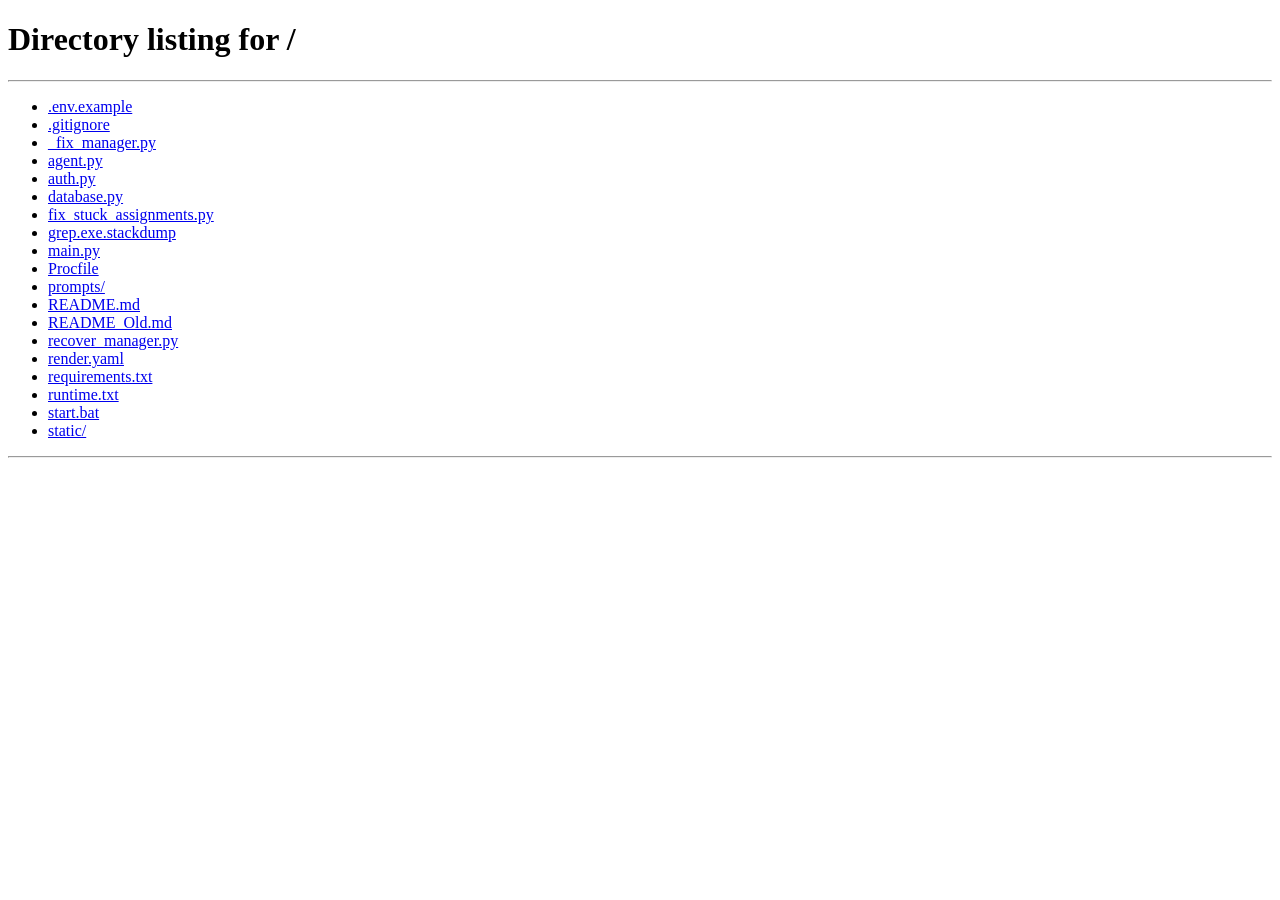
<file: static/dashboard.html>
<!DOCTYPE html>
<html lang="en">
<head>
  <meta charset="UTF-8"/>
  <meta name="viewport" content="width=device-width,initial-scale=1.0"/>
  <title>My Sessions — Yolex Labs</title>
  <meta name="description" content="Employee session dashboard — view upcoming and completed process improvement sessions"/>
  <link rel="preconnect" href="https://fonts.googleapis.com"/>
  <link href="https://fonts.googleapis.com/css2?family=Inter:wght@300;400;500;600;700;800&display=swap" rel="stylesheet"/>
  <link rel="stylesheet" href="/static/dashboard.css"/>
</head>
<body>

<div id="toasts"></div>
<div id="loading-overlay">
  <div class="ld-spin"></div>
  <div class="ld-text">Loading your sessions…</div>
</div>

<!-- ── Top bar ── -->
<header class="db-topbar" id="db-topbar">
  <div class="db-topbar-inner">
    <div class="db-brand">
      <div class="db-brand-mark">PA</div>
      <span class="db-brand-name">Process Agent</span>
    </div>
    <div class="db-topbar-right">
      <div class="db-user" id="db-user-area">
        <img class="db-avatar" id="db-avatar" src="" alt="Avatar" onerror="this.style.display='none'"/>
        <div class="db-avatar-fallback" id="db-avatar-fb">—</div>
        <div class="db-user-info">
          <div class="db-user-name" id="db-user-name">Loading…</div>
          <div class="db-user-role">Employee</div>
        </div>
      </div>
      <button class="db-signout-btn" id="db-signout" onclick="signOut()">Sign out</button>
    </div>
  </div>
</header>

<!-- ── Main content ── -->
<main class="db-main" id="db-main" style="display:none">
  <div class="db-inner">

    <!-- Greeting -->
    <div class="db-greeting" id="db-greeting">
      <h1 class="db-greeting-title" id="db-greeting-title">Good morning</h1>
      <p class="db-greeting-sub">Here are your process improvement sessions.</p>
    </div>

    <!-- Stats row -->
    <div class="db-stats" id="db-stats">
      <div class="db-stat-card">
        <div class="db-stat-value" id="stat-upcoming">—</div>
        <div class="db-stat-label">Upcoming</div>
      </div>
      <div class="db-stat-card">
        <div class="db-stat-value" id="stat-completed">—</div>
        <div class="db-stat-label">Completed</div>
      </div>
      <div class="db-stat-card">
        <div class="db-stat-value" id="stat-overdue">—</div>
        <div class="db-stat-label">Overdue</div>
      </div>
    </div>

    <!-- Upcoming sessions -->
    <section class="db-section" id="section-upcoming">
      <div class="db-section-header">
        <div class="db-section-title">
          <svg width="16" height="16" viewBox="0 0 24 24" fill="none" stroke="currentColor" stroke-width="2">
            <rect x="3" y="4" width="18" height="18" rx="2"/><line x1="16" y1="2" x2="16" y2="6"/>
            <line x1="8" y1="2" x2="8" y2="6"/><line x1="3" y1="10" x2="21" y2="10"/>
          </svg>
          Upcoming Sessions
        </div>
      </div>
      <div id="upcoming-list" class="db-cards">
        <!-- filled by JS -->
      </div>
    </section>

    <!-- Completed sessions -->
    <section class="db-section" id="section-completed">
      <div class="db-section-header">
        <div class="db-section-title">
          <svg width="16" height="16" viewBox="0 0 24 24" fill="none" stroke="currentColor" stroke-width="2">
            <polyline points="20 6 9 17 4 12"/>
          </svg>
          Completed Sessions
        </div>
      </div>
      <div id="completed-list" class="db-cards">
        <!-- filled by JS -->
      </div>
    </section>

  </div>
</main>

<!-- ── No sessions placeholder ── -->
<div id="db-empty" class="db-empty" style="display:none">
  <div class="db-empty-icon">
    <svg width="40" height="40" viewBox="0 0 24 24" fill="none" stroke="currentColor" stroke-width="1.4">
      <rect x="3" y="4" width="18" height="18" rx="2"/><line x1="16" y1="2" x2="16" y2="6"/>
      <line x1="8" y1="2" x2="8" y2="6"/><line x1="3" y1="10" x2="21" y2="10"/>
    </svg>
  </div>
  <div class="db-empty-title">No sessions assigned yet</div>
  <div class="db-empty-sub">Your manager hasn't assigned a session to you. Check back soon.</div>
</div>

<script src="/static/dashboard.js"></script>
</body>
</html>
</file>
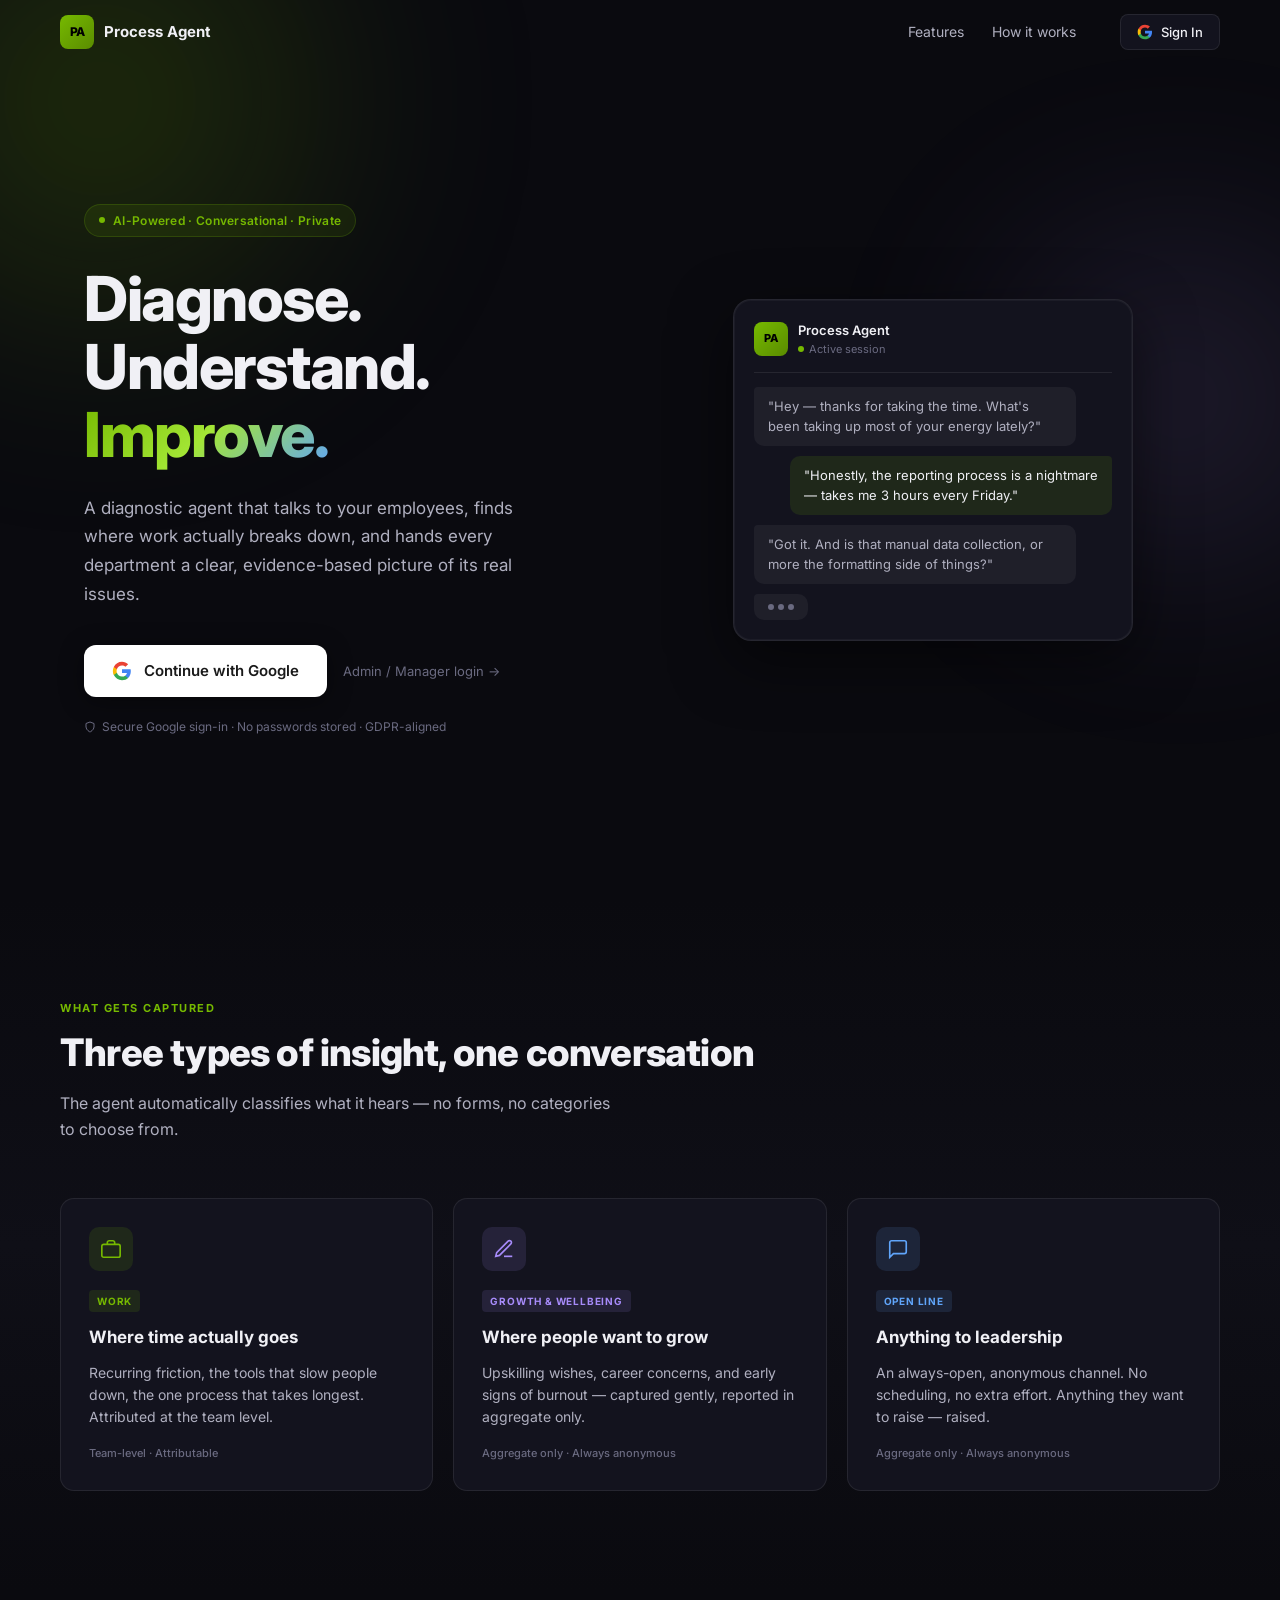
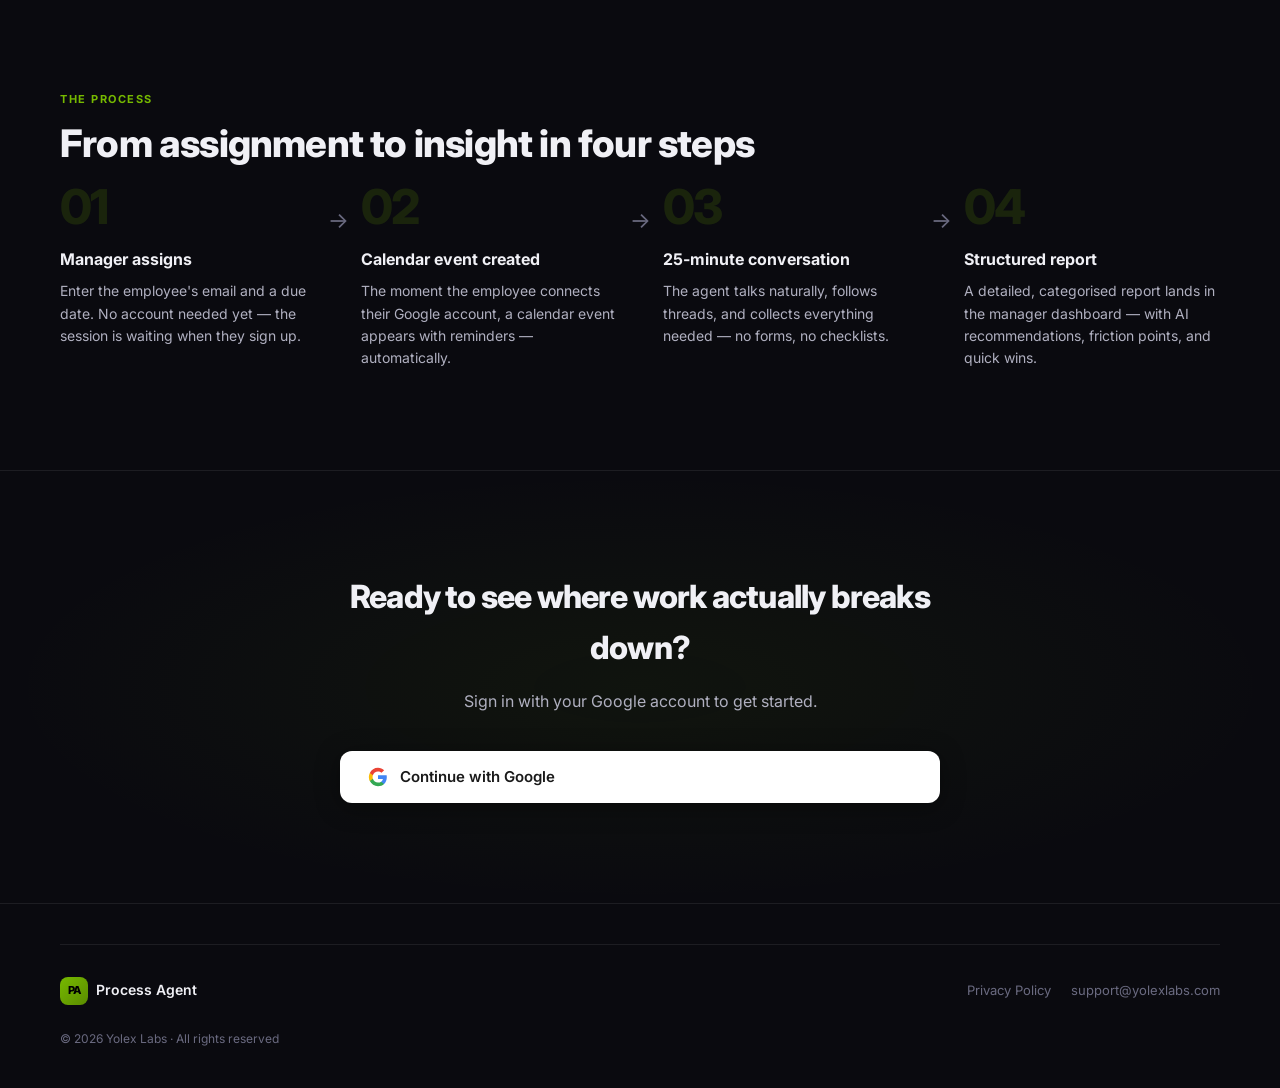
<file: static/landing.html>
<!DOCTYPE html>
<html lang="en">
<head>
  <meta charset="UTF-8"/>
  <meta name="viewport" content="width=device-width,initial-scale=1.0"/>
  <title>Process Improvement Agent — Yolex Labs</title>
  <meta name="description" content="AI-powered workplace diagnostic agent. Find where work breaks down before you build anything to fix it."/>
  <link rel="preconnect" href="https://fonts.googleapis.com"/>
  <link href="https://fonts.googleapis.com/css2?family=Inter:wght@300;400;500;600;700;800&display=swap" rel="stylesheet"/>
  <link rel="stylesheet" href="/static/landing.css"/>
</head>
<body>

<!-- ── Navbar ── -->
<nav class="nav">
  <div class="nav-inner">
    <div class="nav-logo">
      <div class="nav-logo-mark">PA</div>
      <span class="nav-logo-text">Process Agent</span>
    </div>
    <div class="nav-links">
      <a href="#features" class="nav-link">Features</a>
      <a href="#how-it-works" class="nav-link">How it works</a>
    </div>
    <div class="nav-cta">
      <a href="/api/auth/google/login" class="btn-nav-signin">
        <svg width="16" height="16" viewBox="0 0 24 24" fill="none">
          <path d="M22.56 12.25c0-.78-.07-1.53-.2-2.25H12v4.26h5.92c-.26 1.37-1.04 2.53-2.21 3.31v2.77h3.57c2.08-1.92 3.28-4.74 3.28-8.09z" fill="#4285F4"/>
          <path d="M12 23c2.97 0 5.46-.98 7.28-2.66l-3.57-2.77c-.98.66-2.23 1.06-3.71 1.06-2.86 0-5.29-1.93-6.16-4.53H2.18v2.84C3.99 20.53 7.7 23 12 23z" fill="#34A853"/>
          <path d="M5.84 14.09c-.22-.66-.35-1.36-.35-2.09s.13-1.43.35-2.09V7.07H2.18C1.43 8.55 1 10.22 1 12s.43 3.45 1.18 4.93l3.66-2.84z" fill="#FBBC05"/>
          <path d="M12 5.38c1.62 0 3.06.56 4.21 1.64l3.15-3.15C17.45 2.09 14.97 1 12 1 7.7 1 3.99 3.47 2.18 7.07l3.66 2.84c.87-2.6 3.3-4.53 6.16-4.53z" fill="#EA4335"/>
        </svg>
        Sign In
      </a>
    </div>
  </div>
</nav>

<!-- ── Hero ── -->
<section class="hero" id="hero">
  <div class="hero-glow glow-1"></div>
  <div class="hero-glow glow-2"></div>
  <div class="hero-inner">
    <div class="hero-badge">
      <span class="hero-badge-dot"></span>
      AI-Powered · Conversational · Private
    </div>
    <h1 class="hero-title">
      Diagnose. Understand.<br>
      <span class="hero-gradient">Improve.</span>
    </h1>
    <p class="hero-sub">
      A diagnostic agent that talks to your employees, finds where work actually breaks down,
      and hands every department a clear, evidence-based picture of its real issues.
    </p>
    <div class="hero-actions">
      <a href="/api/auth/google/login" class="btn-google-hero" id="btn-hero-google">
        <svg width="20" height="20" viewBox="0 0 24 24" fill="none">
          <path d="M22.56 12.25c0-.78-.07-1.53-.2-2.25H12v4.26h5.92c-.26 1.37-1.04 2.53-2.21 3.31v2.77h3.57c2.08-1.92 3.28-4.74 3.28-8.09z" fill="#4285F4"/>
          <path d="M12 23c2.97 0 5.46-.98 7.28-2.66l-3.57-2.77c-.98.66-2.23 1.06-3.71 1.06-2.86 0-5.29-1.93-6.16-4.53H2.18v2.84C3.99 20.53 7.7 23 12 23z" fill="#34A853"/>
          <path d="M5.84 14.09c-.22-.66-.35-1.36-.35-2.09s.13-1.43.35-2.09V7.07H2.18C1.43 8.55 1 10.22 1 12s.43 3.45 1.18 4.93l3.66-2.84z" fill="#FBBC05"/>
          <path d="M12 5.38c1.62 0 3.06.56 4.21 1.64l3.15-3.15C17.45 2.09 14.97 1 12 1 7.7 1 3.99 3.47 2.18 7.07l3.66 2.84c.87-2.6 3.3-4.53 6.16-4.53z" fill="#EA4335"/>
        </svg>
        Continue with Google
      </a>
      <a href="/app" class="btn-admin-link">Admin / Manager login →</a>
    </div>
    <p class="hero-privacy">
      <svg width="12" height="12" viewBox="0 0 24 24" fill="none" stroke="currentColor" stroke-width="2"><path d="M12 22s8-4 8-10V5l-8-3-8 3v7c0 6 8 10 8 10z"/></svg>
      Secure Google sign-in · No passwords stored · GDPR-aligned
    </p>
  </div>

  <!-- Floating preview card -->
  <div class="hero-card-wrap">
    <div class="hero-preview-card">
      <div class="preview-card-header">
        <div class="preview-avatar">PA</div>
        <div>
          <div class="preview-name">Process Agent</div>
          <div class="preview-status"><span class="preview-dot"></span>Active session</div>
        </div>
      </div>
      <div class="preview-message agent">
        "Hey — thanks for taking the time. What's been taking up most of your energy lately?"
      </div>
      <div class="preview-message user">
        "Honestly, the reporting process is a nightmare — takes me 3 hours every Friday."
      </div>
      <div class="preview-message agent">
        "Got it. And is that manual data collection, or more the formatting side of things?"
      </div>
      <div class="preview-typing">
        <span></span><span></span><span></span>
      </div>
    </div>
  </div>
</section>

<!-- ── Feature cards ── -->
<section class="features" id="features">
  <div class="features-inner">
    <div class="section-label">What gets captured</div>
    <h2 class="section-title">Three types of insight, one conversation</h2>
    <p class="section-sub">The agent automatically classifies what it hears — no forms, no categories to choose from.</p>
    <div class="feature-cards">
      <div class="feature-card work">
        <div class="feature-icon">
          <svg width="22" height="22" viewBox="0 0 24 24" fill="none" stroke="currentColor" stroke-width="1.8"><rect x="2" y="7" width="20" height="14" rx="2"/><path d="M16 7V5a2 2 0 0 0-2-2h-4a2 2 0 0 0-2 2v2"/></svg>
        </div>
        <div class="feature-tag work-tag">Work</div>
        <h3 class="feature-title">Where time actually goes</h3>
        <p class="feature-desc">Recurring friction, the tools that slow people down, the one process that takes longest. Attributed at the team level.</p>
        <div class="feature-meta">Team-level · Attributable</div>
      </div>
      <div class="feature-card growth">
        <div class="feature-icon">
          <svg width="22" height="22" viewBox="0 0 24 24" fill="none" stroke="currentColor" stroke-width="1.8"><path d="M12 20h9"/><path d="M16.5 3.5a2.121 2.121 0 0 1 3 3L7 19l-4 1 1-4L16.5 3.5z"/></svg>
        </div>
        <div class="feature-tag growth-tag">Growth & Wellbeing</div>
        <h3 class="feature-title">Where people want to grow</h3>
        <p class="feature-desc">Upskilling wishes, career concerns, and early signs of burnout — captured gently, reported in aggregate only.</p>
        <div class="feature-meta">Aggregate only · Always anonymous</div>
      </div>
      <div class="feature-card openline">
        <div class="feature-icon">
          <svg width="22" height="22" viewBox="0 0 24 24" fill="none" stroke="currentColor" stroke-width="1.8"><path d="M21 15a2 2 0 0 1-2 2H7l-4 4V5a2 2 0 0 1 2-2h14a2 2 0 0 1 2 2z"/></svg>
        </div>
        <div class="feature-tag openline-tag">Open Line</div>
        <h3 class="feature-title">Anything to leadership</h3>
        <p class="feature-desc">An always-open, anonymous channel. No scheduling, no extra effort. Anything they want to raise — raised.</p>
        <div class="feature-meta">Aggregate only · Always anonymous</div>
      </div>
    </div>
  </div>
</section>

<!-- ── How it works ── -->
<section class="how" id="how-it-works">
  <div class="how-inner">
    <div class="section-label">The process</div>
    <h2 class="section-title">From assignment to insight in four steps</h2>
    <div class="steps">
      <div class="step">
        <div class="step-num">01</div>
        <div class="step-content">
          <h3 class="step-title">Manager assigns</h3>
          <p class="step-desc">Enter the employee's email and a due date. No account needed yet — the session is waiting when they sign up.</p>
        </div>
      </div>
      <div class="step-arrow">→</div>
      <div class="step">
        <div class="step-num">02</div>
        <div class="step-content">
          <h3 class="step-title">Calendar event created</h3>
          <p class="step-desc">The moment the employee connects their Google account, a calendar event appears with reminders — automatically.</p>
        </div>
      </div>
      <div class="step-arrow">→</div>
      <div class="step">
        <div class="step-num">03</div>
        <div class="step-content">
          <h3 class="step-title">25-minute conversation</h3>
          <p class="step-desc">The agent talks naturally, follows threads, and collects everything needed — no forms, no checklists.</p>
        </div>
      </div>
      <div class="step-arrow">→</div>
      <div class="step">
        <div class="step-num">04</div>
        <div class="step-content">
          <h3 class="step-title">Structured report</h3>
          <p class="step-desc">A detailed, categorised report lands in the manager dashboard — with AI recommendations, friction points, and quick wins.</p>
        </div>
      </div>
    </div>
  </div>
</section>

<!-- ── CTA ── -->
<section class="cta-section">
  <div class="cta-inner">
    <h2 class="cta-title">Ready to see where work actually breaks down?</h2>
    <p class="cta-sub">Sign in with your Google account to get started.</p>
    <a href="/api/auth/google/login" class="btn-google-hero">
      <svg width="20" height="20" viewBox="0 0 24 24" fill="none">
        <path d="M22.56 12.25c0-.78-.07-1.53-.2-2.25H12v4.26h5.92c-.26 1.37-1.04 2.53-2.21 3.31v2.77h3.57c2.08-1.92 3.28-4.74 3.28-8.09z" fill="#4285F4"/>
        <path d="M12 23c2.97 0 5.46-.98 7.28-2.66l-3.57-2.77c-.98.66-2.23 1.06-3.71 1.06-2.86 0-5.29-1.93-6.16-4.53H2.18v2.84C3.99 20.53 7.7 23 12 23z" fill="#34A853"/>
        <path d="M5.84 14.09c-.22-.66-.35-1.36-.35-2.09s.13-1.43.35-2.09V7.07H2.18C1.43 8.55 1 10.22 1 12s.43 3.45 1.18 4.93l3.66-2.84z" fill="#FBBC05"/>
        <path d="M12 5.38c1.62 0 3.06.56 4.21 1.64l3.15-3.15C17.45 2.09 14.97 1 12 1 7.7 1 3.99 3.47 2.18 7.07l3.66 2.84c.87-2.6 3.3-4.53 6.16-4.53z" fill="#EA4335"/>
      </svg>
      Continue with Google
    </a>
  </div>
</section>

<!-- ── Footer ── -->
<footer class="footer">
  <div class="footer-inner">
    <div class="footer-brand">
      <div class="nav-logo-mark" style="width:28px;height:28px;font-size:11px;">PA</div>
      <span style="font-weight:600;font-size:14px;">Process Agent</span>
    </div>
    <div class="footer-links">
      <a href="#">Privacy Policy</a>
      <a href="#">support@yolexlabs.com</a>
    </div>
    <div class="footer-copy">© 2026 Yolex Labs · All rights reserved</div>
  </div>
</footer>

<script>
  // Smooth scroll for anchor links
  document.querySelectorAll('a[href^="#"]').forEach(a => {
    a.addEventListener('click', e => {
      e.preventDefault();
      document.querySelector(a.getAttribute('href'))?.scrollIntoView({ behavior: 'smooth' });
    });
  });

  // Navbar scroll effect
  window.addEventListener('scroll', () => {
    document.querySelector('.nav')?.classList.toggle('nav-scrolled', window.scrollY > 40);
  });

  // Animate elements on scroll
  const obs = new IntersectionObserver(entries => {
    entries.forEach(e => { if (e.isIntersecting) e.target.classList.add('visible'); });
  }, { threshold: 0.1 });
  document.querySelectorAll('.feature-card, .step, .hero-preview-card').forEach(el => obs.observe(el));
</script>

</body>
</html>
</file>
<file: static/dashboard.css>
/* ============================================================
   dashboard.css — Employee personal dashboard
   ============================================================ */

*, *::before, *::after { box-sizing: border-box; margin: 0; padding: 0; }

:root {
  --green:    #76b900;
  --green-dk: #5a8c00;
  --blue:     #60a5fa;
  --purple:   #a78bfa;
  --red:      #f87171;
  --amber:    #fbbf24;
  --bg:       #0a0a0f;
  --bg-2:     #0f0f17;
  --bg-card:  #13131e;
  --border:   rgba(255,255,255,.08);
  --border-h: rgba(118,185,0,.25);
  --text:     #f0f0f5;
  --text-2:   #b0b0c0;
  --text-3:   #6a6a80;
  --radius:   14px;
}

html { scroll-behavior: smooth; }
body {
  font-family: 'Inter', system-ui, sans-serif;
  background: var(--bg);
  color: var(--text);
  line-height: 1.6;
  -webkit-font-smoothing: antialiased;
  min-height: 100vh;
}

/* ── Loading overlay ── */
#loading-overlay {
  position: fixed; inset: 0; z-index: 200;
  background: var(--bg);
  display: flex; flex-direction: column;
  align-items: center; justify-content: center; gap: 16px;
}
.ld-spin {
  width: 36px; height: 36px; border-radius: 50%;
  border: 3px solid rgba(118,185,0,.15);
  border-top-color: var(--green);
  animation: spin 0.8s linear infinite;
}
@keyframes spin { to { transform: rotate(360deg); } }
.ld-text { font-size: 14px; color: var(--text-3); }

/* ── Toasts ── */
#toasts { position: fixed; top: 20px; right: 20px; z-index: 300; display: flex; flex-direction: column; gap: 8px; }
.toast {
  padding: 10px 18px; border-radius: 8px; font-size: 13px; font-weight: 500;
  max-width: 300px; animation: slideIn .3s ease;
}
.toast.success { background: rgba(118,185,0,.15); border: 1px solid rgba(118,185,0,.3); color: var(--green); }
.toast.error   { background: rgba(248,113,113,.12); border: 1px solid rgba(248,113,113,.3); color: var(--red); }
.toast.info    { background: rgba(96,165,250,.12); border: 1px solid rgba(96,165,250,.3); color: var(--blue); }
@keyframes slideIn { from { opacity:0; transform: translateX(20px); } to { opacity:1; transform: none; } }

/* ── Topbar ── */
.db-topbar {
  position: sticky; top: 0; z-index: 100;
  background: rgba(10,10,15,.85);
  backdrop-filter: blur(20px);
  border-bottom: 1px solid var(--border);
  padding: 0 24px;
}
.db-topbar-inner {
  max-width: 960px; margin: 0 auto;
  display: flex; align-items: center; gap: 16px;
  height: 60px;
}
.db-brand { display: flex; align-items: center; gap: 10px; }
.db-brand-mark {
  width: 32px; height: 32px; border-radius: 7px;
  background: linear-gradient(135deg, var(--green), var(--green-dk));
  display: flex; align-items: center; justify-content: center;
  font-size: 11px; font-weight: 800; color: #000;
}
.db-brand-name { font-size: 14px; font-weight: 700; }

.db-topbar-right { display: flex; align-items: center; gap: 16px; margin-left: auto; }
.db-user { display: flex; align-items: center; gap: 10px; }
.db-avatar {
  width: 32px; height: 32px; border-radius: 50%;
  object-fit: cover; border: 2px solid var(--border-h);
}
.db-avatar-fallback {
  width: 32px; height: 32px; border-radius: 50%;
  background: var(--bg-card); border: 1px solid var(--border);
  display: flex; align-items: center; justify-content: center;
  font-size: 11px; font-weight: 700; color: var(--green);
  display: none;
}
.db-user-name  { font-size: 13px; font-weight: 600; line-height: 1.2; }
.db-user-role  { font-size: 11px; color: var(--text-3); }

.db-signout-btn {
  padding: 6px 14px; border-radius: 7px;
  background: transparent; border: 1px solid var(--border);
  color: var(--text-3); font-size: 12px; font-weight: 500; cursor: pointer;
  transition: border-color .2s, color .2s;
}
.db-signout-btn:hover { border-color: var(--border-h); color: var(--text); }

/* ── Main ── */
.db-main { padding: 40px 24px 80px; }
.db-inner { max-width: 960px; margin: 0 auto; }

/* ── Greeting ── */
.db-greeting { margin-bottom: 32px; }
.db-greeting-title { font-size: 28px; font-weight: 800; letter-spacing: -.6px; margin-bottom: 6px; }
.db-greeting-sub   { font-size: 14px; color: var(--text-2); }

/* ── Stats ── */
.db-stats {
  display: grid; grid-template-columns: repeat(3, 1fr); gap: 16px;
  margin-bottom: 40px;
}
.db-stat-card {
  background: var(--bg-card); border: 1px solid var(--border); border-radius: 12px;
  padding: 20px 24px;
}
.db-stat-value { font-size: 30px; font-weight: 800; letter-spacing: -1px; color: var(--green); }
.db-stat-label { font-size: 12px; color: var(--text-3); margin-top: 2px; font-weight: 500; text-transform: uppercase; letter-spacing: .5px; }

/* ── Section ── */
.db-section { margin-bottom: 48px; }
.db-section-header { margin-bottom: 20px; }
.db-section-title {
  display: flex; align-items: center; gap: 8px;
  font-size: 15px; font-weight: 700;
  color: var(--text-2);
}

/* ── Session cards ── */
.db-cards { display: flex; flex-direction: column; gap: 14px; }

.session-card {
  background: var(--bg-card); border: 1px solid var(--border); border-radius: 14px;
  padding: 22px 24px;
  transition: border-color .2s, box-shadow .2s;
  animation: fadeUp .4s ease both;
}
.session-card:hover { border-color: var(--border-h); box-shadow: 0 8px 30px rgba(0,0,0,.25); }
@keyframes fadeUp { from { opacity:0; transform: translateY(12px); } to { opacity:1; transform: none; } }

.session-card-top {
  display: flex; align-items: flex-start; gap: 16px;
  margin-bottom: 14px;
}
.session-icon {
  width: 40px; height: 40px; border-radius: 10px; flex-shrink: 0;
  display: flex; align-items: center; justify-content: center;
}
.session-icon.pending   { background: rgba(118,185,0,.12); color: var(--green); }
.session-icon.overdue   { background: rgba(248,113,113,.12); color: var(--red); }
.session-icon.completed { background: rgba(96,165,250,.12); color: var(--blue); }

.session-meta { flex: 1; min-width: 0; }
.session-title-row { display: flex; align-items: center; gap: 10px; flex-wrap: wrap; margin-bottom: 4px; }
.session-title { font-size: 15px; font-weight: 700; }

.status-badge {
  font-size: 10px; font-weight: 700; letter-spacing: .6px; text-transform: uppercase;
  border-radius: 4px; padding: 2px 8px;
}
.status-badge.pending   { background: rgba(118,185,0,.12); color: var(--green); }
.status-badge.overdue   { background: rgba(248,113,113,.12); color: var(--red); }
.status-badge.in_progress { background: rgba(251,191,36,.12); color: var(--amber); }
.status-badge.completed { background: rgba(96,165,250,.12); color: var(--blue); }

.session-date { font-size: 13px; color: var(--text-3); }

.session-notes {
  font-size: 13px; color: var(--text-2); padding: 10px 14px;
  background: rgba(255,255,255,.03); border-radius: 8px;
  border-left: 3px solid rgba(118,185,0,.3);
  margin-bottom: 14px;
}

.session-actions { display: flex; gap: 10px; flex-wrap: wrap; }

.btn-start-session {
  display: flex; align-items: center; gap: 8px;
  padding: 10px 22px; border-radius: 9px;
  background: var(--green); color: #000;
  font-size: 13px; font-weight: 700;
  border: none; cursor: pointer;
  text-decoration: none;
  transition: background .2s, transform .15s;
}
.btn-start-session:hover { background: #8dd400; transform: translateY(-1px); }
.btn-start-session:disabled,
.btn-start-session.expired {
  background: rgba(255,255,255,.06); color: var(--text-3);
  cursor: not-allowed; transform: none;
}

.btn-cal-badge {
  display: flex; align-items: center; gap: 6px;
  padding: 8px 14px; border-radius: 8px;
  border: 1px solid var(--border);
  background: transparent; color: var(--text-3);
  font-size: 12px; font-weight: 500; cursor: default;
}
.cal-synced   { border-color: rgba(118,185,0,.3); color: var(--green); }
.cal-unsynced { border-color: var(--border); color: var(--text-3); }

/* ── Empty state ── */
.db-empty {
  min-height: 60vh;
  display: flex; flex-direction: column;
  align-items: center; justify-content: center; gap: 12px;
  padding: 24px;
  text-align: center;
}
.db-empty-icon { color: var(--text-3); margin-bottom: 8px; }
.db-empty-title { font-size: 18px; font-weight: 700; }
.db-empty-sub   { font-size: 14px; color: var(--text-3); max-width: 360px; }

/* ── Responsive ── */
@media (max-width: 600px) {
  .db-stats { grid-template-columns: 1fr 1fr; }
  .session-card-top { flex-wrap: wrap; }
}
</file>
<file: static/landing.css>
/* ============================================================
   landing.css — Public landing page for Process Improvement Agent
   NVIDIA-inspired dark UI with vibrant accents
   ============================================================ */

*, *::before, *::after { box-sizing: border-box; margin: 0; padding: 0; }

:root {
  --green:    #76b900;
  --green-2:  #5a8c00;
  --blue:     #60a5fa;
  --purple:   #a78bfa;
  --bg:       #0a0a0f;
  --bg-2:     #0f0f17;
  --bg-card:  #13131e;
  --border:   rgba(255,255,255,.08);
  --border-h: rgba(118,185,0,.25);
  --text:     #f0f0f5;
  --text-2:   #b0b0c0;
  --text-3:   #6a6a80;
  --radius:   14px;
}

html { scroll-behavior: smooth; }

body {
  font-family: 'Inter', system-ui, sans-serif;
  background: var(--bg);
  color: var(--text);
  line-height: 1.6;
  -webkit-font-smoothing: antialiased;
  overflow-x: hidden;
}

/* ── Scrollbar ── */
::-webkit-scrollbar { width: 6px; }
::-webkit-scrollbar-track { background: transparent; }
::-webkit-scrollbar-thumb { background: var(--border); border-radius: 3px; }

/* ── Navbar ── */
.nav {
  position: fixed; top: 0; left: 0; right: 0; z-index: 100;
  padding: 0 24px;
  transition: background .3s, backdrop-filter .3s, border-color .3s;
  border-bottom: 1px solid transparent;
}
.nav-scrolled {
  background: rgba(10,10,15,.85);
  backdrop-filter: blur(20px);
  border-color: var(--border);
}
.nav-inner {
  max-width: 1160px; margin: 0 auto;
  display: flex; align-items: center; gap: 32px;
  height: 64px;
}
.nav-logo { display: flex; align-items: center; gap: 10px; text-decoration: none; }
.nav-logo-mark {
  width: 34px; height: 34px; border-radius: 8px;
  background: linear-gradient(135deg, var(--green), var(--green-2));
  display: flex; align-items: center; justify-content: center;
  font-size: 12px; font-weight: 800; color: #000; letter-spacing: -.5px;
}
.nav-logo-text { font-size: 15px; font-weight: 700; color: var(--text); }
.nav-links { display: flex; gap: 28px; margin-left: auto; }
.nav-link {
  font-size: 14px; color: var(--text-2); text-decoration: none;
  transition: color .2s;
}
.nav-link:hover { color: var(--text); }
.nav-cta { margin-left: 12px; }

.btn-nav-signin {
  display: flex; align-items: center; gap: 8px;
  padding: 7px 16px; border-radius: 8px;
  background: var(--bg-card); border: 1px solid var(--border);
  color: var(--text); font-size: 13px; font-weight: 500;
  text-decoration: none; transition: border-color .2s, background .2s;
}
.btn-nav-signin:hover { border-color: var(--border-h); background: rgba(118,185,0,.06); }

/* ── Hero ── */
.hero {
  min-height: 100vh;
  display: grid; grid-template-columns: 1fr 1fr;
  align-items: center; gap: 60px;
  max-width: 1160px; margin: 0 auto;
  padding: 120px 24px 80px;
  position: relative;
}

.hero-glow {
  position: fixed; border-radius: 50%; pointer-events: none; z-index: 0;
  filter: blur(120px); opacity: .3;
}
.glow-1 {
  width: 600px; height: 600px;
  background: radial-gradient(circle, var(--green) 0%, transparent 70%);
  top: -200px; left: -200px;
}
.glow-2 {
  width: 400px; height: 400px;
  background: radial-gradient(circle, var(--purple) 0%, transparent 70%);
  top: 200px; right: -100px;
}

.hero-inner { position: relative; z-index: 1; }

.hero-badge {
  display: inline-flex; align-items: center; gap: 8px;
  padding: 6px 14px; border-radius: 20px;
  background: rgba(118,185,0,.1); border: 1px solid rgba(118,185,0,.2);
  font-size: 12px; font-weight: 600; color: var(--green);
  letter-spacing: .3px; margin-bottom: 28px;
}
.hero-badge-dot {
  width: 6px; height: 6px; border-radius: 50%;
  background: var(--green);
  animation: pulse 2s ease-in-out infinite;
}
@keyframes pulse {
  0%,100% { opacity: 1; transform: scale(1); }
  50%      { opacity: .4; transform: scale(.8); }
}

.hero-title {
  font-size: clamp(38px, 5vw, 62px);
  font-weight: 800; line-height: 1.1;
  letter-spacing: -1.5px; margin-bottom: 24px;
}
.hero-gradient {
  background: linear-gradient(135deg, var(--green) 0%, #a3e635 50%, var(--blue) 100%);
  -webkit-background-clip: text; -webkit-text-fill-color: transparent;
  background-clip: text;
}

.hero-sub {
  font-size: 17px; color: var(--text-2); line-height: 1.7;
  max-width: 480px; margin-bottom: 36px;
}

.hero-actions { display: flex; align-items: center; gap: 16px; flex-wrap: wrap; margin-bottom: 20px; }

.btn-google-hero {
  display: flex; align-items: center; gap: 12px;
  padding: 14px 28px; border-radius: 12px;
  background: #fff; color: #1a1a1a;
  font-size: 15px; font-weight: 600;
  text-decoration: none;
  box-shadow: 0 4px 24px rgba(0,0,0,.4), 0 1px 0 rgba(255,255,255,.1) inset;
  transition: transform .2s, box-shadow .2s;
}
.btn-google-hero:hover {
  transform: translateY(-2px);
  box-shadow: 0 8px 32px rgba(0,0,0,.5);
}

.btn-admin-link {
  font-size: 13px; color: var(--text-3); text-decoration: none;
  transition: color .2s;
}
.btn-admin-link:hover { color: var(--text-2); }

.hero-privacy {
  display: flex; align-items: center; gap: 6px;
  font-size: 12px; color: var(--text-3);
}

/* ── Preview card ── */
.hero-card-wrap {
  position: relative; z-index: 1;
  display: flex; align-items: center; justify-content: center;
}

.hero-preview-card {
  background: var(--bg-card);
  border: 1px solid var(--border);
  border-radius: 18px;
  padding: 20px;
  width: 100%; max-width: 400px;
  box-shadow: 0 20px 60px rgba(0,0,0,.5), 0 0 0 1px rgba(255,255,255,.04) inset;
  opacity: 0; transform: translateY(20px);
  transition: opacity .6s .3s, transform .6s .3s;
}
.hero-preview-card.visible { opacity: 1; transform: none; }

.preview-card-header {
  display: flex; align-items: center; gap: 10px;
  padding-bottom: 14px;
  border-bottom: 1px solid var(--border);
  margin-bottom: 14px;
}
.preview-avatar {
  width: 34px; height: 34px; border-radius: 8px;
  background: linear-gradient(135deg, var(--green), var(--green-2));
  display: flex; align-items: center; justify-content: center;
  font-size: 11px; font-weight: 800; color: #000;
}
.preview-name { font-size: 13px; font-weight: 600; }
.preview-status { display: flex; align-items: center; gap: 5px; font-size: 11px; color: var(--text-3); }
.preview-dot { width: 6px; height: 6px; border-radius: 50%; background: var(--green); }

.preview-message {
  font-size: 13px; line-height: 1.5; margin-bottom: 10px;
  padding: 10px 14px; border-radius: 10px; max-width: 90%;
}
.preview-message.agent {
  background: rgba(255,255,255,.05); color: var(--text-2);
  border-radius: 4px 10px 10px 10px;
}
.preview-message.user {
  background: rgba(118,185,0,.12); color: var(--text);
  border-radius: 10px 4px 10px 10px;
  margin-left: auto;
}

.preview-typing {
  display: flex; gap: 4px; padding: 10px 14px;
  background: rgba(255,255,255,.05); border-radius: 4px 10px 10px 10px;
  width: fit-content;
}
.preview-typing span {
  width: 6px; height: 6px; border-radius: 50%;
  background: var(--text-3);
  animation: bounce 1.2s ease-in-out infinite;
}
.preview-typing span:nth-child(2) { animation-delay: .2s; }
.preview-typing span:nth-child(3) { animation-delay: .4s; }
@keyframes bounce {
  0%,80%,100% { transform: translateY(0); opacity: .4; }
  40%          { transform: translateY(-6px); opacity: 1; }
}

/* ── Section commons ── */
.section-label {
  font-size: 11px; font-weight: 700; letter-spacing: 1.5px;
  text-transform: uppercase; color: var(--green);
  margin-bottom: 12px;
}
.section-title {
  font-size: clamp(26px, 3.5vw, 38px); font-weight: 800;
  letter-spacing: -.8px; line-height: 1.2; margin-bottom: 16px;
}
.section-sub { font-size: 16px; color: var(--text-2); max-width: 560px; }

/* ── Features ── */
.features {
  padding: 100px 24px;
  background: linear-gradient(to bottom, transparent, var(--bg-2), transparent);
}
.features-inner { max-width: 1160px; margin: 0 auto; }
.features-inner .section-sub { margin-bottom: 56px; }

.feature-cards {
  display: grid; grid-template-columns: repeat(3, 1fr); gap: 20px;
}

.feature-card {
  background: var(--bg-card);
  border: 1px solid var(--border);
  border-radius: var(--radius);
  padding: 28px;
  transition: border-color .3s, transform .3s, box-shadow .3s;
  opacity: 0; transform: translateY(24px);
}
.feature-card.visible { opacity: 1; transform: none; }
.feature-card:hover {
  border-color: var(--border-h);
  transform: translateY(-4px);
  box-shadow: 0 12px 40px rgba(0,0,0,.3);
}

.feature-icon {
  width: 44px; height: 44px; border-radius: 10px;
  display: flex; align-items: center; justify-content: center;
  margin-bottom: 16px;
}
.work .feature-icon  { background: rgba(118,185,0,.12); color: var(--green); }
.growth .feature-icon { background: rgba(167,139,250,.12); color: var(--purple); }
.openline .feature-icon { background: rgba(96,165,250,.12); color: var(--blue); }

.feature-tag {
  display: inline-block; font-size: 10px; font-weight: 700;
  letter-spacing: .8px; text-transform: uppercase; border-radius: 4px;
  padding: 3px 8px; margin-bottom: 12px;
}
.work-tag     { background: rgba(118,185,0,.12); color: var(--green); }
.growth-tag   { background: rgba(167,139,250,.12); color: var(--purple); }
.openline-tag { background: rgba(96,165,250,.12); color: var(--blue); }

.feature-title { font-size: 17px; font-weight: 700; margin-bottom: 10px; }
.feature-desc  { font-size: 14px; color: var(--text-2); line-height: 1.6; margin-bottom: 16px; }
.feature-meta  { font-size: 11px; color: var(--text-3); font-weight: 500; }

/* ── How it works ── */
.how { padding: 100px 24px; }
.how-inner { max-width: 1160px; margin: 0 auto; }
.how-inner .section-sub { margin-bottom: 56px; }

.steps {
  display: flex; align-items: flex-start; gap: 0;
  flex-wrap: wrap;
}
.step {
  flex: 1; min-width: 200px;
  opacity: 0; transform: translateY(20px);
  transition: opacity .5s, transform .5s;
}
.step.visible { opacity: 1; transform: none; }
.step:nth-child(1) { transition-delay: 0s; }
.step:nth-child(3) { transition-delay: .1s; }
.step:nth-child(5) { transition-delay: .2s; }
.step:nth-child(7) { transition-delay: .3s; }

.step-num {
  font-size: 48px; font-weight: 800; letter-spacing: -2px;
  color: rgba(118,185,0,.15); line-height: 1;
  margin-bottom: 16px;
}
.step-title { font-size: 16px; font-weight: 700; margin-bottom: 8px; }
.step-desc  { font-size: 14px; color: var(--text-2); line-height: 1.6; }

.step-arrow {
  font-size: 22px; color: var(--text-3);
  padding: 0 12px; margin-top: 20px; flex-shrink: 0;
}

/* ── CTA section ── */
.cta-section {
  padding: 100px 24px;
  background: radial-gradient(ellipse at center, rgba(118,185,0,.06) 0%, transparent 70%);
  border-top: 1px solid var(--border);
  border-bottom: 1px solid var(--border);
}
.cta-inner {
  max-width: 600px; margin: 0 auto;
  text-align: center;
}
.cta-title { font-size: 32px; font-weight: 800; letter-spacing: -.8px; margin-bottom: 16px; }
.cta-sub   { font-size: 16px; color: var(--text-2); margin-bottom: 36px; }

/* ── Footer ── */
.footer { padding: 40px 24px; }
.footer-inner {
  max-width: 1160px; margin: 0 auto;
  display: flex; align-items: center; gap: 24px;
  flex-wrap: wrap;
  border-top: 1px solid var(--border); padding-top: 32px;
}
.footer-brand { display: flex; align-items: center; gap: 8px; }
.footer-links { display: flex; gap: 20px; margin-left: auto; }
.footer-links a { font-size: 13px; color: var(--text-3); text-decoration: none; transition: color .2s; }
.footer-links a:hover { color: var(--text-2); }
.footer-copy { font-size: 12px; color: var(--text-3); width: 100%; }

/* ── Responsive ── */
@media (max-width: 900px) {
  .hero { grid-template-columns: 1fr; gap: 40px; text-align: center; padding-top: 100px; }
  .hero-sub { max-width: 100%; }
  .hero-actions { justify-content: center; }
  .hero-privacy { justify-content: center; }
  .hero-card-wrap { order: -1; }
  .feature-cards { grid-template-columns: 1fr; }
  .steps { flex-direction: column; }
  .step-arrow { transform: rotate(90deg); margin: 0 auto; }
  .nav-links { display: none; }
}
</file>
